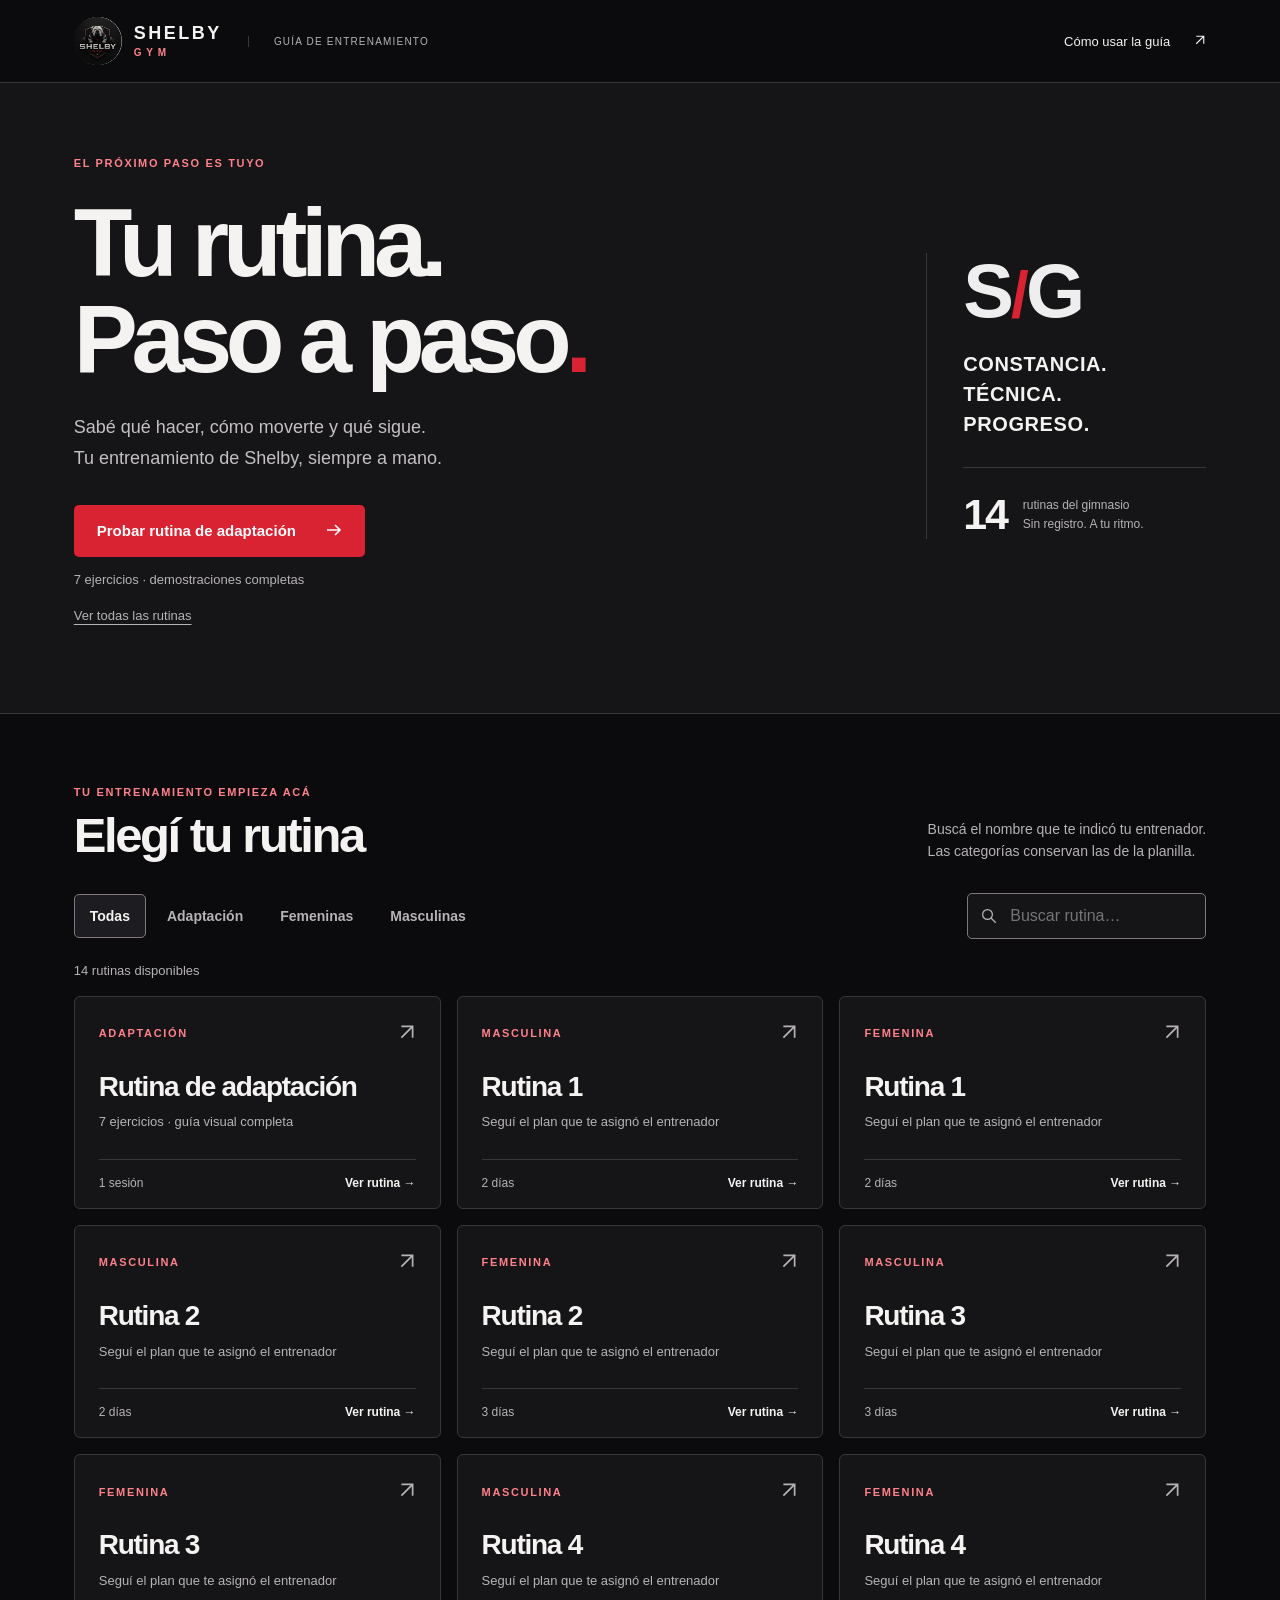
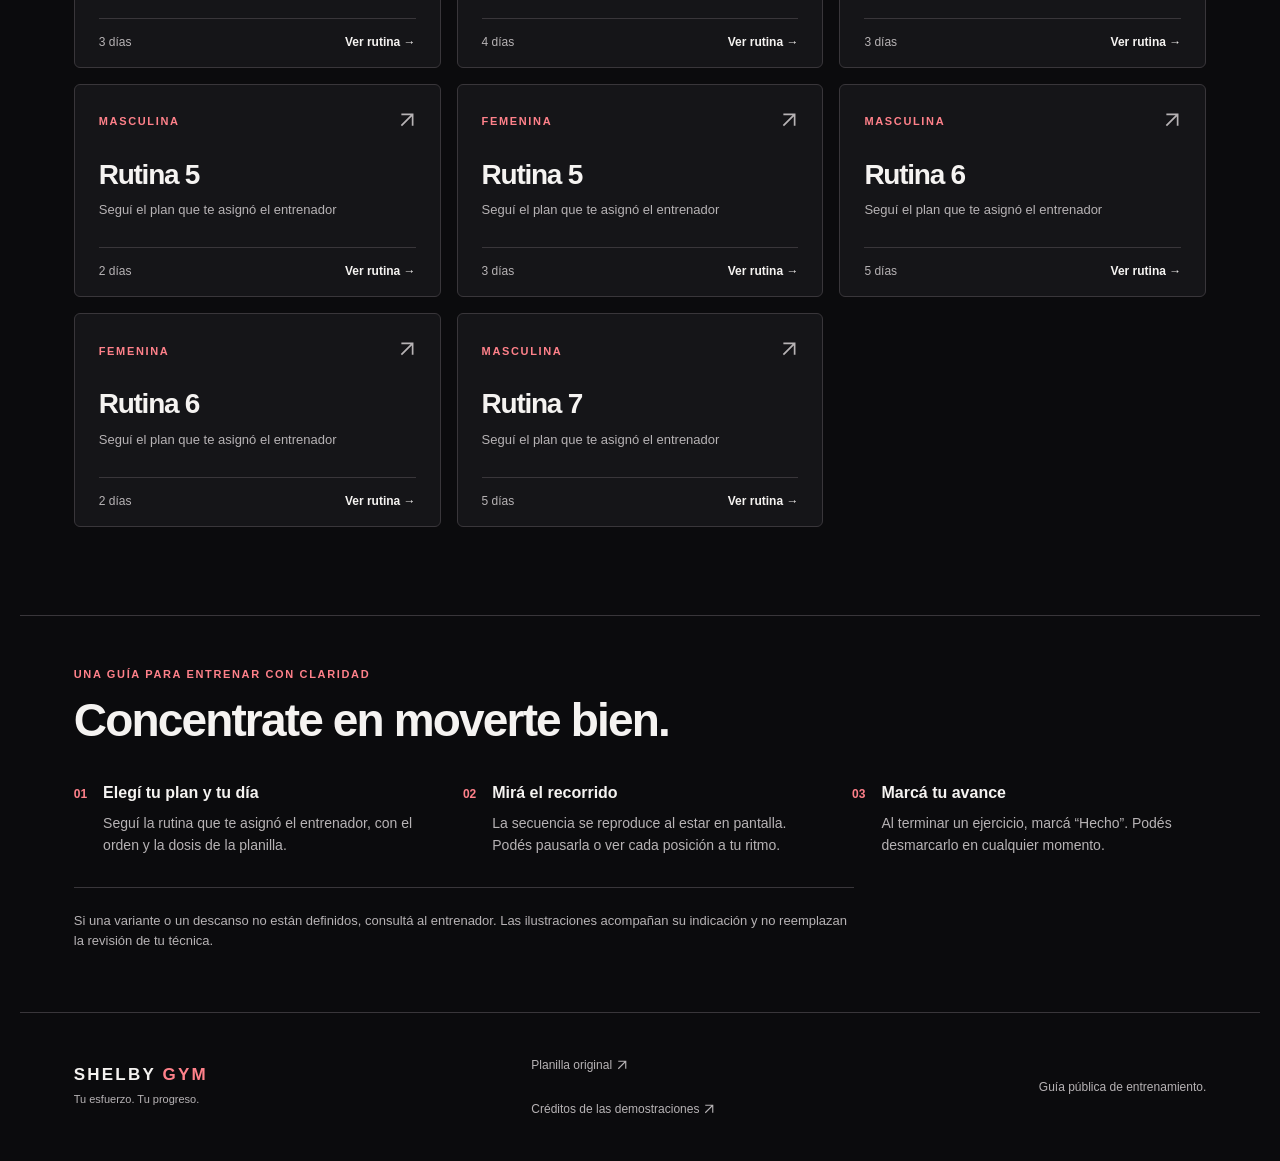
<file: index.html>
<!doctype html>
<html lang="es-AR">
<head>
  <meta charset="utf-8">
  <meta name="viewport" content="width=device-width,initial-scale=1,viewport-fit=cover">
  <meta name="theme-color" content="#0b0b0d">
  <meta name="description" content="Las rutinas de Shelby Gym, día por día. Consultá tus series, repeticiones y demostraciones visuales mientras entrenás.">
  <title>Rutinas · Shelby Gym</title>
  <link rel="stylesheet" href="style.css">
  <script type="module" src="app.js"></script>
</head>
<body>
  <a class="skip-link" href="#contenido">Ir al contenido</a>
  <header class="site-header"><div class="header-inner wrap">
    <a class="brand" href="?" data-route aria-label="Shelby Gym, todas las rutinas"><span class="brand-emblem" aria-hidden="true"><img src="images/shelby-reference.jpg" width="574" height="1280" alt=""></span><span class="brand-wordmark" translate="no">SHELBY<span>GYM</span></span></a>
    <span class="header-label">GUÍA DE ENTRENAMIENTO</span><a class="header-action" id="home-link" href="?" data-route hidden>Cambiar rutina</a>
    <a class="help-link" href="#como-usar">Cómo usar la guía <span aria-hidden="true"><svg class="external-icon" aria-hidden="true" width="12" height="12" viewBox="0 0 16 16" fill="none" stroke="currentColor" stroke-width="1.5"><path d="M3 13 13 3M3 3h10v10"/></svg></span></a>
  </div></header>
  <main id="contenido">
    <p id="loading" class="loading wrap" role="status">Cargando las rutinas…</p>
    <section id="load-error" class="wrap empty" role="alert" hidden><h1>No pudimos cargar las rutinas</h1><p>Revisá tu conexión y recargá la página.</p><button class="button" onclick="location.reload()">Volver a intentar</button><a class="text-button" href="source/RUTINAS.pdf">Abrir la planilla en PDF</a></section>
    <div id="catalog-view" hidden>
      <section class="hero"><div class="hero-inner wrap"><div><p class="eyebrow">EL PRÓXIMO PASO ES TUYO</p><h1>Tu rutina.<br>Paso a paso<span>.</span></h1><p class="hero-description">Sabé qué hacer, cómo moverte y qué sigue.<br> Tu entrenamiento de Shelby, siempre a mano.</p><a class="button" href="?rutina=rutina-de-adaptacion-para-hombres-y-mujeres&amp;dia=sesion" data-route>Probar rutina de adaptación <svg aria-hidden="true" width="16" height="18" viewBox="0 0 16 18" fill="none" stroke="currentColor" stroke-width="1.6"><path d="M1 8h13M9 3l5 5-5 5"/></svg></a><p class="small muted showcase-note">7 ejercicios · demostraciones completas</p><a class="showcase-catalog" href="#rutinas">Ver todas las rutinas</a></div><div class="hero-aside"><span class="hero-mark" aria-hidden="true">S<span>/</span>G</span><p>CONSTANCIA.<br>TÉCNICA.<br>PROGRESO.</p><div><strong>14</strong><span>rutinas del gimnasio<br>Sin registro. A tu ritmo.</span></div></div></div></section>
      <section class="catalog wrap" id="rutinas" aria-labelledby="catalog-title"><div class="section-heading"><div><p class="eyebrow">TU ENTRENAMIENTO EMPIEZA ACÁ</p><h2 id="catalog-title" tabindex="-1">Elegí tu rutina</h2></div><p>Buscá el nombre que te indicó tu entrenador.<br>Las categorías conservan las de la planilla.</p></div>
        <div class="catalog-tools"><div class="filters" role="group" aria-label="Filtrar rutinas"><button type="button" data-category="todas" aria-pressed="true">Todas</button><button type="button" data-category="adaptacion" aria-pressed="false">Adaptación</button><button type="button" data-category="femenina" aria-pressed="false">Femeninas</button><button type="button" data-category="masculina" aria-pressed="false">Masculinas</button></div><label class="search-label"><span class="sr-only">Buscar rutina por nombre o número</span><svg aria-hidden="true" width="18" height="18" viewBox="0 0 24 24" fill="none" stroke="currentColor" stroke-width="1.7"><circle cx="10" cy="10" r="6.5"/><path d="m15 15 6 6"/></svg><input id="routine-search" type="search" placeholder="Buscar rutina…" autocomplete="off"></label></div>
        <p class="catalog-count small muted" id="catalog-count" aria-live="polite"></p><div class="routine-grid" id="routine-grid"></div>
      </section>
    </div>
    <div id="workout-view" hidden></div>
    <section id="como-usar" class="how-to wrap" aria-labelledby="help-title"><p class="eyebrow">UNA GUÍA PARA ENTRENAR CON CLARIDAD</p><h2 id="help-title">Concentrate en moverte bien.</h2><ol><li><span>01</span><div><h3>Elegí tu plan y tu día</h3><p>Seguí la rutina que te asignó el entrenador, con el orden y la dosis de la planilla.</p></div></li><li><span>02</span><div><h3>Mirá el recorrido</h3><p>La secuencia se reproduce al estar en pantalla. Podés pausarla o ver cada posición a tu ritmo.</p></div></li><li><span>03</span><div><h3>Marcá tu avance</h3><p>Al terminar un ejercicio, marcá “Hecho”. Podés desmarcarlo en cualquier momento.</p></div></li></ol><p class="trainer-note">Si una variante o un descanso no están definidos, consultá al entrenador. Las ilustraciones acompañan su indicación y no reemplazan la revisión de tu técnica.</p></section>
    <noscript><section class="wrap empty"><h2>Consultá la planilla original</h2><p>Activá JavaScript para elegir rutina y reproducir las demostraciones, o abrí el documento.</p><a class="button" href="source/RUTINAS.pdf">Ver rutinas en PDF</a></section></noscript>
  </main>
  <footer class="site-footer wrap"><div class="footer-brand" translate="no">SHELBY <span>GYM</span><p>Tu esfuerzo. Tu progreso.</p></div><div><a href="source/RUTINAS.pdf">Planilla original <svg class="external-icon" aria-hidden="true" width="12" height="12" viewBox="0 0 16 16" fill="none" stroke="currentColor" stroke-width="1.5"><path d="M3 13 13 3M3 3h10v10"/></svg></a><a href="creditos.html">Créditos de las demostraciones <svg class="external-icon" aria-hidden="true" width="12" height="12" viewBox="0 0 16 16" fill="none" stroke="currentColor" stroke-width="1.5"><path d="M3 13 13 3M3 3h10v10"/></svg></a></div><p>Guía pública de entrenamiento.</p></footer>
</body>
</html>
</file>
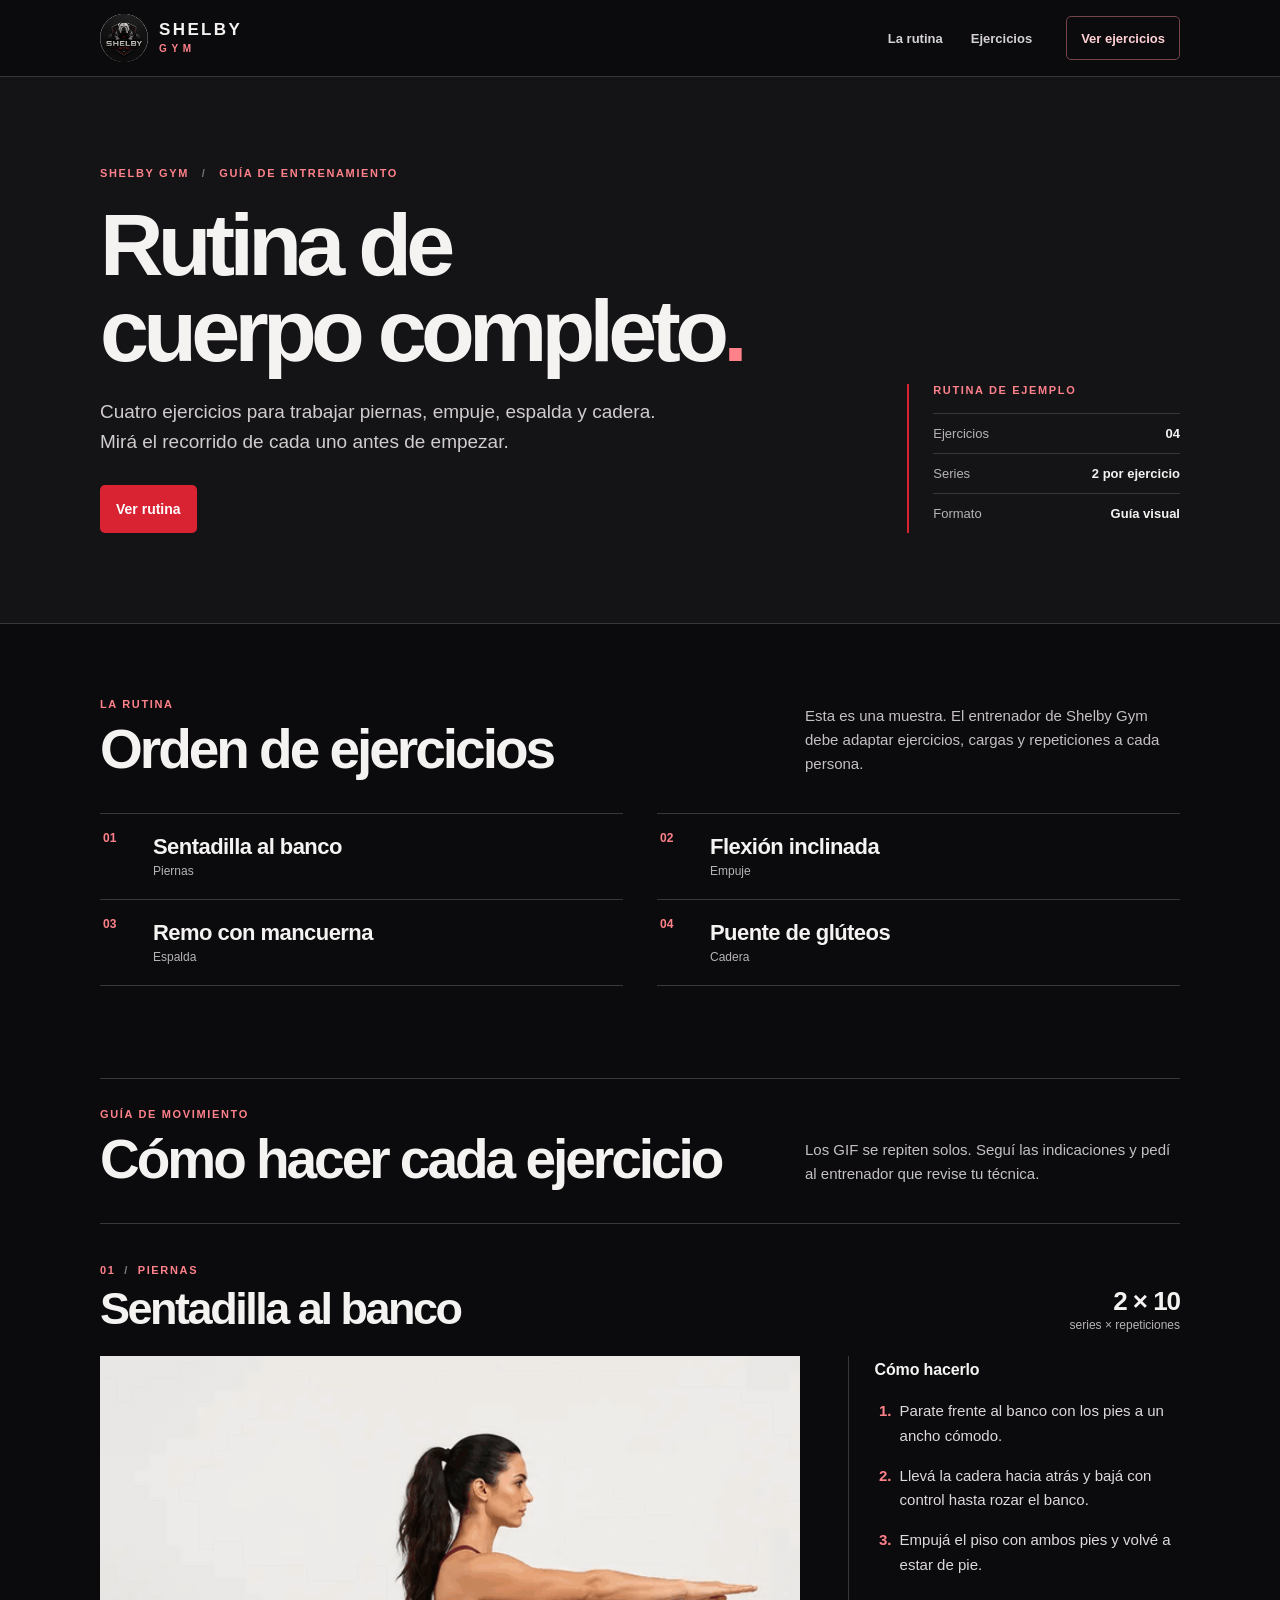
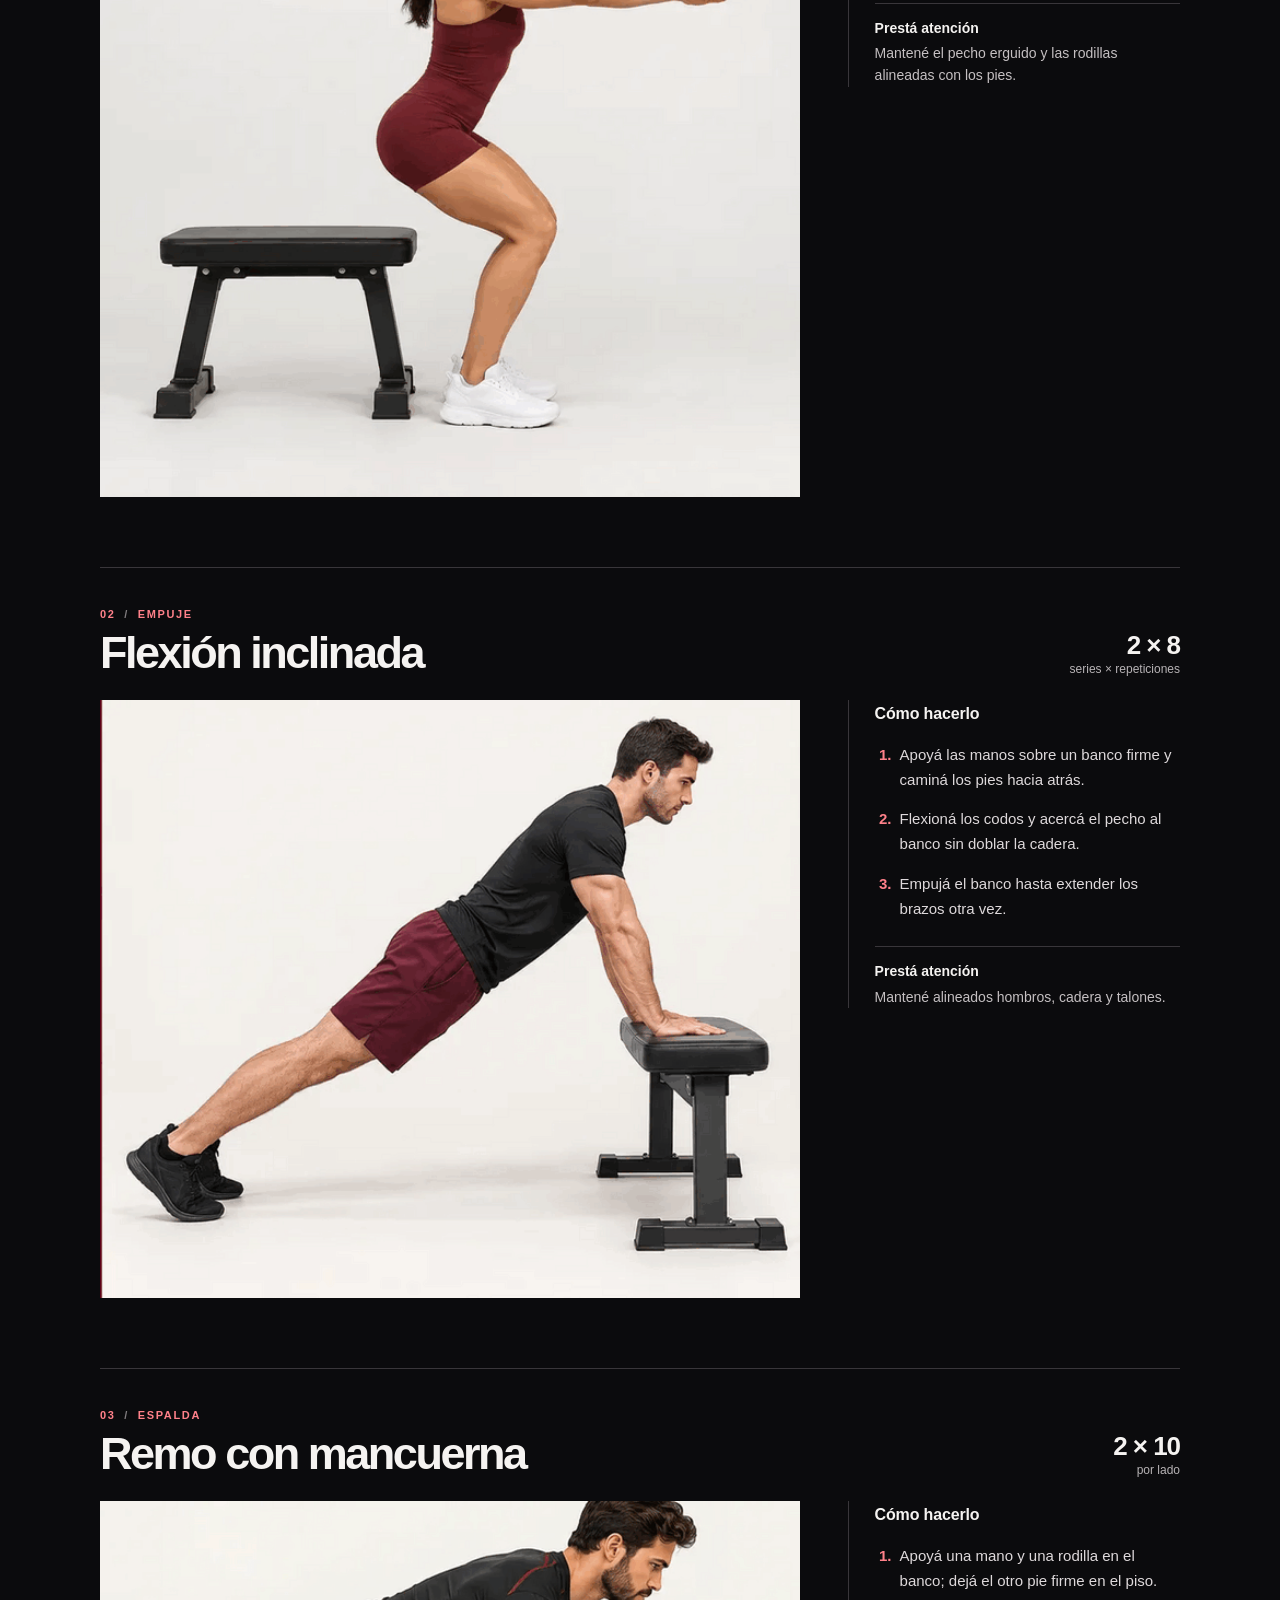
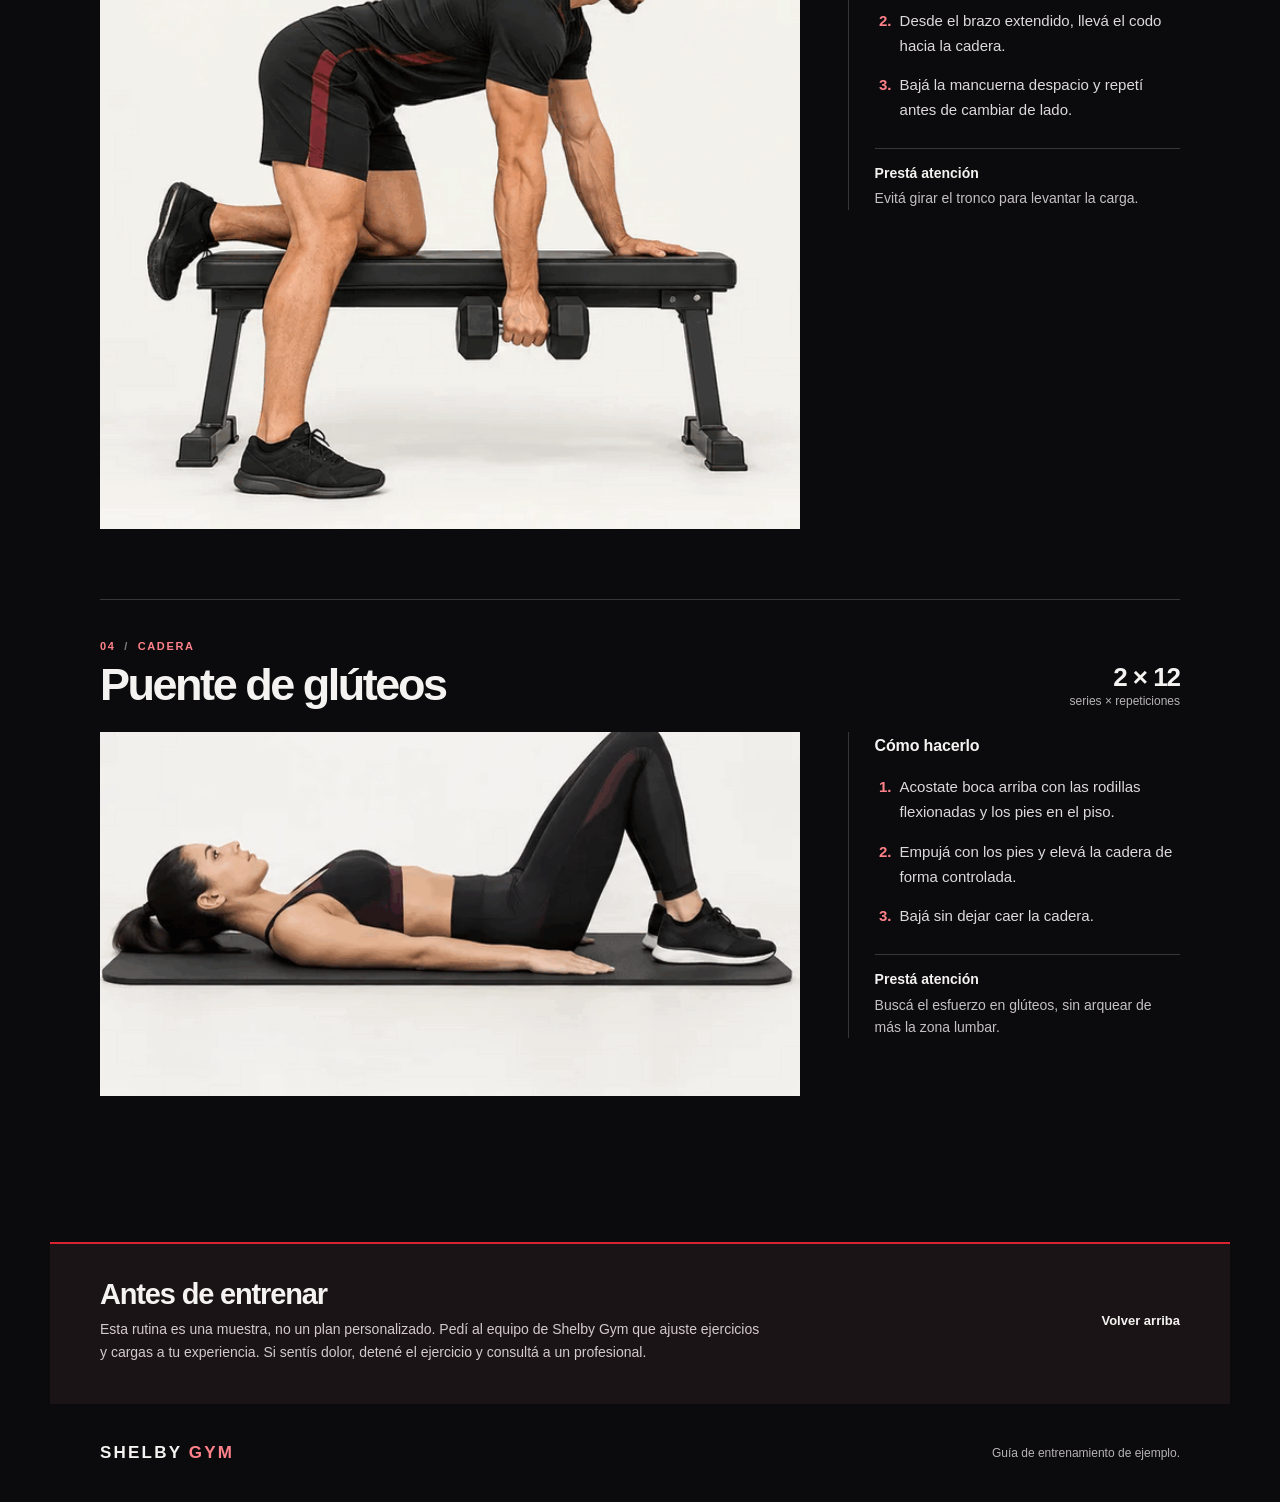
<file: docs/original/index.html>
<!doctype html>
<html lang="es-AR">
  <head>
    <meta charset="UTF-8" />
    <meta name="viewport" content="width=device-width, initial-scale=1" />
    <meta name="theme-color" content="#0b0b0d" />
    <meta name="description" content="Rutina de cuerpo completo de ejemplo de Shelby Gym: cuatro ejercicios con recorridos visuales para consultar en el gimnasio." />
    <title>Rutina de cuerpo completo | Shelby Gym</title>
    <link rel="stylesheet" href="style.css" />
  </head>
  <body>
    <a class="skip-link" href="#contenido">Ir al contenido</a>
    <header class="site-header">
      <div class="header-inner">
        <a class="brand" href="#inicio" aria-label="Shelby Gym, volver al inicio">
          <span class="brand-emblem" aria-hidden="true"><img src="../../public/images/shelby-reference.jpg" alt="" width="574" height="1280" /></span>
          <span class="brand-wordmark">SHELBY<span>GYM</span></span>
        </a>
        <nav aria-label="Navegación principal">
          <a href="#rutina">La rutina</a>
          <a href="#ejercicios">Ejercicios</a>
        </nav>
        <a class="header-action" href="#ejercicios">Ver ejercicios</a>
      </div>
    </header>

    <main id="contenido">
      <section class="hero" id="inicio" aria-labelledby="hero-title">
        <div class="hero-inner">
          <div class="hero-copy">
            <p class="eyebrow">SHELBY GYM <span aria-hidden="true">/</span> GUÍA DE ENTRENAMIENTO</p>
            <h1 id="hero-title">Rutina de<br />cuerpo completo<span>.</span></h1>
            <p>Cuatro ejercicios para trabajar piernas, empuje, espalda y cadera. Mirá el recorrido de cada uno antes de empezar.</p>
            <a class="primary-link" href="#rutina">Ver rutina</a>
          </div>
          <div class="hero-meta" aria-label="Resumen de la rutina">
            <p>RUTINA DE EJEMPLO</p>
            <dl>
              <div><dt>Ejercicios</dt><dd>04</dd></div>
              <div><dt>Series</dt><dd>2 por ejercicio</dd></div>
              <div><dt>Formato</dt><dd>Guía visual</dd></div>
            </dl>
          </div>
        </div>
      </section>

      <section class="routine section-wrap" id="rutina" aria-labelledby="routine-title">
        <div class="section-heading">
          <div><p class="section-label">LA RUTINA</p><h2 id="routine-title">Orden de ejercicios</h2></div>
          <p>Esta es una muestra. El entrenador de Shelby Gym debe adaptar ejercicios, cargas y repeticiones a cada persona.</p>
        </div>
        <nav aria-label="Ir a un ejercicio">
          <ol class="routine-index">
            <li><a href="#sentadilla"><span class="index-number">01</span><span><strong>Sentadilla al banco</strong><small>Piernas</small></span></a></li>
            <li><a href="#flexion"><span class="index-number">02</span><span><strong>Flexión inclinada</strong><small>Empuje</small></span></a></li>
            <li><a href="#remo"><span class="index-number">03</span><span><strong>Remo con mancuerna</strong><small>Espalda</small></span></a></li>
            <li><a href="#puente"><span class="index-number">04</span><span><strong>Puente de glúteos</strong><small>Cadera</small></span></a></li>
          </ol>
        </nav>
      </section>

      <section class="movements section-wrap" id="ejercicios" aria-labelledby="movements-title">
        <div class="section-heading movements-heading">
          <div><p class="section-label">GUÍA DE MOVIMIENTO</p><h2 id="movements-title">Cómo hacer cada ejercicio</h2></div>
          <p>Los GIF se repiten solos. Seguí las indicaciones y pedí al entrenador que revise tu técnica.</p>
        </div>
        <ol class="exercise-list">
          <li>
            <article class="exercise" id="sentadilla" aria-labelledby="sentadilla-title">
              <div class="exercise-heading">
                <div><p class="exercise-type">01 <span aria-hidden="true">/</span> PIERNAS</p><h3 id="sentadilla-title">Sentadilla al banco</h3></div>
                <p class="dose"><strong>2 × 10</strong><span>series × repeticiones</span></p>
              </div>
              <div class="exercise-layout">
                <picture class="motion-picture">
                  <source media="(prefers-reduced-motion: reduce)" srcset="../../public/images/sentadilla-banco-01.webp" type="image/webp" />
                  <img src="../../public/images/sentadilla-banco.gif" alt="Sentadilla al banco: de pie, media bajada, toque suave del banco y regreso" width="640" height="677" loading="lazy" />
                </picture>
                <div class="instructions"><h4>Cómo hacerlo</h4><ol><li>Parate frente al banco con los pies a un ancho cómodo.</li><li>Llevá la cadera hacia atrás y bajá con control hasta rozar el banco.</li><li>Empujá el piso con ambos pies y volvé a estar de pie.</li></ol><p class="cue"><strong>Prestá atención</strong> Mantené el pecho erguido y las rodillas alineadas con los pies.</p></div>
              </div>
            </article>
          </li>
          <li>
            <article class="exercise" id="flexion" aria-labelledby="flexion-title">
              <div class="exercise-heading">
                <div><p class="exercise-type">02 <span aria-hidden="true">/</span> EMPUJE</p><h3 id="flexion-title">Flexión inclinada</h3></div>
                <p class="dose"><strong>2 × 8</strong><span>series × repeticiones</span></p>
              </div>
              <div class="exercise-layout">
                <picture class="motion-picture">
                  <source media="(prefers-reduced-motion: reduce)" srcset="../../public/images/flexion-inclinada-01.webp" type="image/webp" />
                  <img src="../../public/images/flexion-inclinada.gif" alt="Flexión inclinada: brazos extendidos, bajada parcial, pecho cerca del banco y regreso" width="640" height="547" loading="lazy" />
                </picture>
                <div class="instructions"><h4>Cómo hacerlo</h4><ol><li>Apoyá las manos sobre un banco firme y caminá los pies hacia atrás.</li><li>Flexioná los codos y acercá el pecho al banco sin doblar la cadera.</li><li>Empujá el banco hasta extender los brazos otra vez.</li></ol><p class="cue"><strong>Prestá atención</strong> Mantené alineados hombros, cadera y talones.</p></div>
              </div>
            </article>
          </li>
          <li>
            <article class="exercise" id="remo" aria-labelledby="remo-title">
              <div class="exercise-heading">
                <div><p class="exercise-type">03 <span aria-hidden="true">/</span> ESPALDA</p><h3 id="remo-title">Remo con mancuerna</h3></div>
                <p class="dose"><strong>2 × 10</strong><span>por lado</span></p>
              </div>
              <div class="exercise-layout">
                <picture class="motion-picture">
                  <source media="(prefers-reduced-motion: reduce)" srcset="../../public/images/remo-mancuerna-01.webp" type="image/webp" />
                  <img src="../../public/images/remo-mancuerna.gif" alt="Remo con mancuerna: peso abajo, subida parcial, peso cerca de la cadera y regreso" width="640" height="574" loading="lazy" />
                </picture>
                <div class="instructions"><h4>Cómo hacerlo</h4><ol><li>Apoyá una mano y una rodilla en el banco; dejá el otro pie firme en el piso.</li><li>Desde el brazo extendido, llevá el codo hacia la cadera.</li><li>Bajá la mancuerna despacio y repetí antes de cambiar de lado.</li></ol><p class="cue"><strong>Prestá atención</strong> Evitá girar el tronco para levantar la carga.</p></div>
              </div>
            </article>
          </li>
          <li>
            <article class="exercise" id="puente" aria-labelledby="puente-title">
              <div class="exercise-heading">
                <div><p class="exercise-type">04 <span aria-hidden="true">/</span> CADERA</p><h3 id="puente-title">Puente de glúteos</h3></div>
                <p class="dose"><strong>2 × 12</strong><span>series × repeticiones</span></p>
              </div>
              <div class="exercise-layout">
                <picture class="motion-picture">
                  <source media="(prefers-reduced-motion: reduce)" srcset="../../public/images/puente-gluteos-01.webp" type="image/webp" />
                  <img src="../../public/images/puente-gluteos.gif" alt="Puente de glúteos: cadera apoyada, media elevación, cadera elevada y regreso" width="640" height="332" loading="lazy" />
                </picture>
                <div class="instructions"><h4>Cómo hacerlo</h4><ol><li>Acostate boca arriba con las rodillas flexionadas y los pies en el piso.</li><li>Empujá con los pies y elevá la cadera de forma controlada.</li><li>Bajá sin dejar caer la cadera.</li></ol><p class="cue"><strong>Prestá atención</strong> Buscá el esfuerzo en glúteos, sin arquear de más la zona lumbar.</p></div>
              </div>
            </article>
          </li>
        </ol>
      </section>

      <aside class="closing-note section-wrap" aria-labelledby="closing-title">
        <div><h2 id="closing-title">Antes de entrenar</h2><p>Esta rutina es una muestra, no un plan personalizado. Pedí al equipo de Shelby Gym que ajuste ejercicios y cargas a tu experiencia. Si sentís dolor, detené el ejercicio y consultá a un profesional.</p></div>
        <a href="#inicio">Volver arriba</a>
      </aside>
    </main>
    <footer class="site-footer section-wrap"><span>SHELBY <b>GYM</b></span><p>Guía de entrenamiento de ejemplo.</p></footer>
  </body>
</html>
</file>
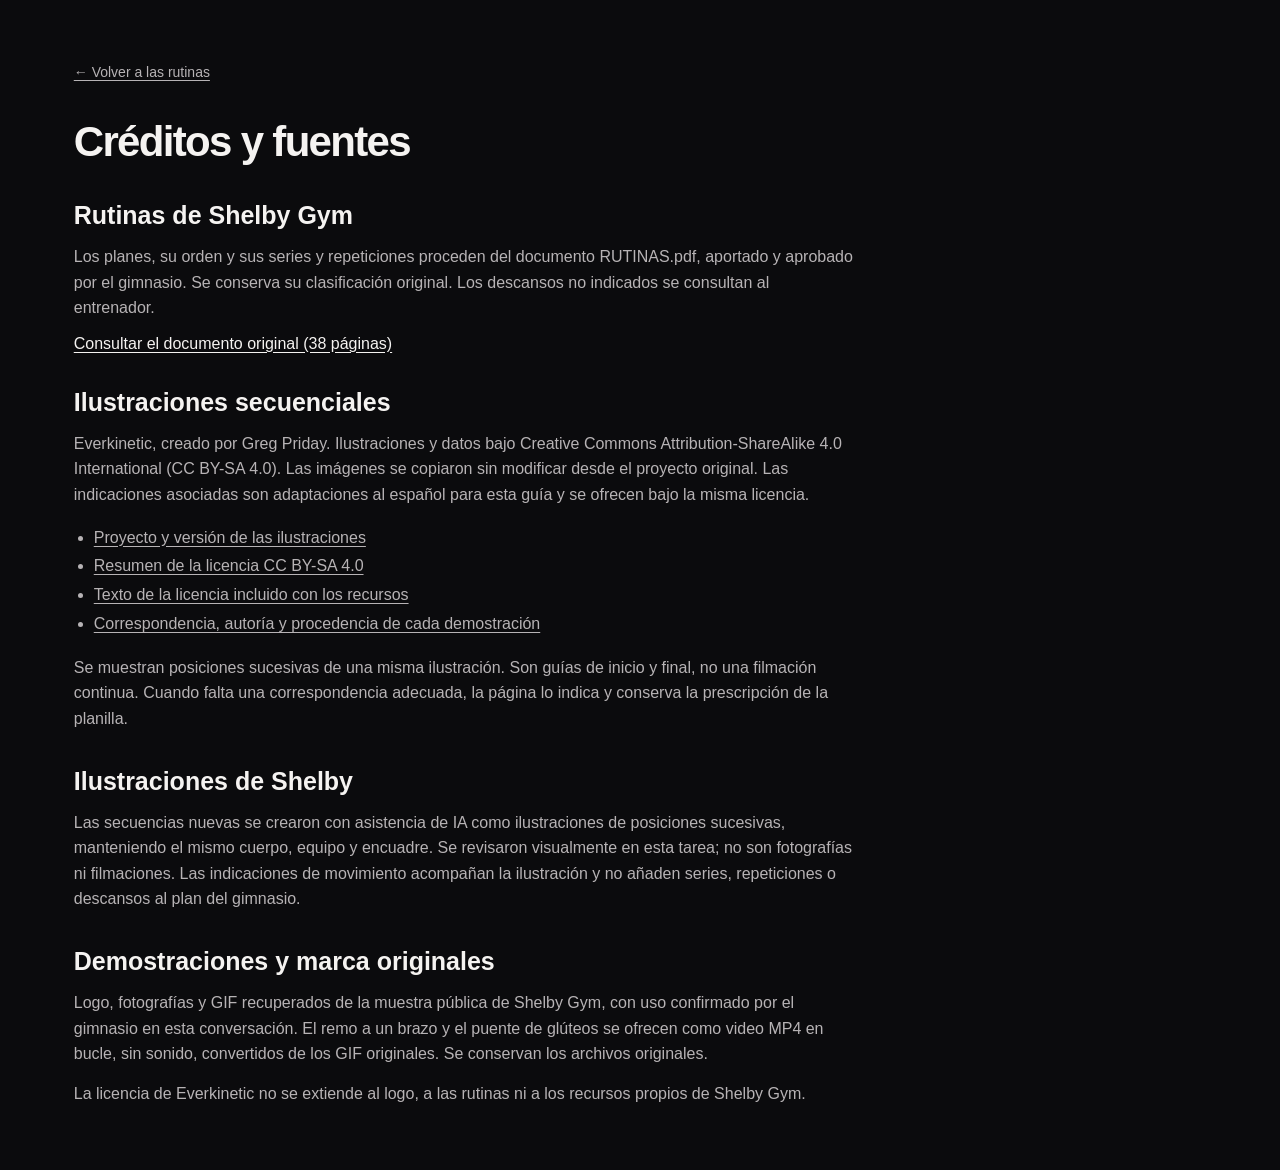
<file: creditos.html>
<!doctype html><html lang="es-AR"><head><meta charset="utf-8"><meta name="viewport" content="width=device-width,initial-scale=1"><meta name="theme-color" content="#0b0b0d"><title>Créditos de las demostraciones · Shelby Gym</title><link rel="stylesheet" href="style.css"></head><body><main class="wrap credit-content"><a class="back-link" href="./">← Volver a las rutinas</a><h1>Créditos y fuentes</h1><h2>Rutinas de Shelby Gym</h2><p>Los planes, su orden y sus series y repeticiones proceden del documento RUTINAS.pdf, aportado y aprobado por el gimnasio. Se conserva su clasificación original. Los descansos no indicados se consultan al entrenador.</p><a href="source/RUTINAS.pdf">Consultar el documento original (38 páginas)</a><h2>Ilustraciones secuenciales</h2><p>Everkinetic, creado por Greg Priday. Ilustraciones y datos bajo Creative Commons Attribution-ShareAlike 4.0 International (CC BY-SA 4.0). Las imágenes se copiaron sin modificar desde el proyecto original. Las indicaciones asociadas son adaptaciones al español para esta guía y se ofrecen bajo la misma licencia.</p><ul><li><a href="https://github.com/everkinetic/data/tree/446bb9a3d0c3beb6b84f7c9d77dfc8af707a2ab6">Proyecto y versión de las ilustraciones</a></li><li><a href="https://creativecommons.org/licenses/by-sa/4.0/">Resumen de la licencia CC BY-SA 4.0</a></li><li><a href="licenses/everkinetic-CC-BY-SA-4.0.txt">Texto de la licencia incluido con los recursos</a></li><li><a href="data/movements.json">Correspondencia, autoría y procedencia de cada demostración</a></li></ul><p>Se muestran posiciones sucesivas de una misma ilustración. Son guías de inicio y final, no una filmación continua. Cuando falta una correspondencia adecuada, la página lo indica y conserva la prescripción de la planilla.</p><h2 id="ilustraciones-shelby">Ilustraciones de Shelby</h2><p>Las secuencias nuevas se crearon con asistencia de IA como ilustraciones de posiciones sucesivas, manteniendo el mismo cuerpo, equipo y encuadre. Se revisaron visualmente en esta tarea; no son fotografías ni filmaciones. Las indicaciones de movimiento acompañan la ilustración y no añaden series, repeticiones o descansos al plan del gimnasio.</p><h2>Demostraciones y marca originales</h2><p>Logo, fotografías y GIF recuperados de la muestra pública de Shelby Gym, con uso confirmado por el gimnasio en esta conversación. El remo a un brazo y el puente de glúteos se ofrecen como video MP4 en bucle, sin sonido, convertidos de los GIF originales. Se conservan los archivos originales.</p><p>La licencia de Everkinetic no se extiende al logo, a las rutinas ni a los recursos propios de Shelby Gym.</p></main></body></html>
</file>
<file: style.css>
:root{color-scheme:dark;font-family:-apple-system,BlinkMacSystemFont,"Segoe UI",sans-serif;font-synthesis:none;--bg:#0b0b0d;--surface:#151518;--raised:#1d1d21;--ink:#f5f3f1;--muted:#b7b3b5;--red:#d92332;--accent:#ff818a;--line:#39363a;--ease:cubic-bezier(.23,1,.32,1)}
*{box-sizing:border-box}html{scroll-padding-top:24px}body{margin:0;background:var(--bg);color:var(--ink);min-width:320px}button,input,select{font:inherit}button,a,input,select{touch-action:manipulation}button,a{-webkit-tap-highlight-color:transparent}button,select{cursor:pointer}button{color:inherit}a{color:inherit;text-decoration:none}img,video{max-width:100%}h1,h2,h3,h4,p,figure{margin:0}h1,h2,h3{text-wrap:balance}p{line-height:1.6}button{border:0}a,button{transition:color 150ms ease,background-color 150ms ease,border-color 150ms ease}button:disabled{cursor:default;opacity:.6}a:focus-visible,button:focus-visible,input:focus-visible,select:focus-visible,summary:focus-visible{outline:2px solid var(--accent);outline-offset:4px}h1[tabindex],h2[tabindex]{scroll-margin-top:28px;outline:0}[hidden]{display:none!important}::selection{background:var(--red);color:white}.wrap{width:min(100%,1240px);padding-inline:clamp(20px,4.2vw,56px);margin-inline:auto}.small{font-size:13px}.muted{color:var(--muted)}.sr-only{position:absolute;width:1px;height:1px;padding:0;margin:-1px;overflow:hidden;clip:rect(0,0,0,0);white-space:nowrap;border:0}.skip-link{position:fixed;top:8px;left:8px;z-index:50;padding:14px;background:var(--ink);color:var(--bg);transform:translateY(-160%)}.skip-link:focus{transform:none}.eyebrow{font-size:11px;font-weight:750;letter-spacing:.15em;color:var(--accent);line-height:1.5}.button{display:inline-flex;align-items:center;justify-content:space-between;gap:30px;padding:16px 23px;min-height:52px;border-radius:5px;background:var(--red);color:#fff;font-size:15px;font-weight:750}.text-button{display:inline-flex;align-items:center;min-height:44px;background:transparent;color:var(--muted);font-size:13px;padding:8px 10px;border:1px solid var(--line);border-radius:5px}.site-header{border-bottom:1px solid var(--line)}.header-inner{display:flex;align-items:center;gap:26px;min-height:82px}.brand{display:inline-flex;gap:12px;align-items:center;flex-shrink:0}.brand-emblem{display:block;width:48px;height:48px;overflow:hidden;position:relative;border-radius:50%;background:#111}.brand-emblem img{position:absolute;top:-118.73%;left:-25.59%;width:151.45%;height:auto;max-width:none}.brand-wordmark{font-size:18px;font-weight:900;letter-spacing:.14em;line-height:1;display:flex;flex-direction:column;gap:6px}.brand-wordmark>span{font-size:10px;letter-spacing:.48em;color:var(--accent)}.header-label{font-size:10px;letter-spacing:.12em;color:var(--muted);border-left:1px solid var(--line);padding-left:25px}.help-link{margin-left:auto;font-size:13px;display:flex;align-items:center;gap:20px;min-height:44px}.header-action{font-size:13px;min-height:44px;display:flex;align-items:center;color:var(--accent);margin-left:auto}.header-action:not([hidden])+.help-link{margin-left:0}.hero{background:var(--surface);border-bottom:1px solid var(--line)}.hero-inner{display:grid;grid-template-columns:minmax(0,1fr) 280px;gap:60px;align-items:center;padding-block:72px 76px}.hero .eyebrow{margin-bottom:23px}.hero h1{font-size:clamp(54px,7.7vw,96px);font-weight:800;letter-spacing:-.065em;line-height:1.01}.hero h1>span{color:var(--red)}.hero-description{color:#c5c0c2;margin-top:24px;font-size:18px;line-height:1.7}.hero .button{margin-top:31px}.hero-aside{border-left:1px solid var(--line);padding-left:36px}.hero-mark{font-weight:900;font-size:76px;letter-spacing:-.09em;line-height:1;color:#eee}.hero-mark>span{color:var(--red);font-size:64px;margin-inline:4px}.hero-aside>p{font-size:20px;font-weight:750;letter-spacing:.03em;line-height:1.5;margin-block:20px 28px}.hero-aside>div{display:flex;align-items:center;gap:16px;border-top:1px solid var(--line);padding-top:22px}.hero-aside strong{font-size:43px;letter-spacing:-.05em}.hero-aside>div>span{font-size:12px;color:var(--muted);line-height:1.6}.catalog{padding-block:70px 88px}.section-heading{display:flex;justify-content:space-between;align-items:end;gap:30px;margin-bottom:30px}.section-heading h2{font-size:clamp(34px,4vw,49px);line-height:1.1;letter-spacing:-.05em;margin-top:8px}.section-heading>p{font-size:14px;color:var(--muted);max-width:370px}.catalog-tools{display:flex;align-items:center;justify-content:space-between;gap:20px}.filters{display:flex;gap:5px;flex-wrap:wrap}.filters button{background:transparent;padding:11px 15px;border:1px solid transparent;border-radius:5px;min-height:44px;font-size:14px;color:var(--muted);font-weight:650}.filters button[aria-pressed=true]{color:var(--ink);background:var(--raised);border-color:#5d575d}.search-label{display:flex;align-items:center;gap:10px;padding:0 12px;background:var(--surface);border:1px solid #5d575d;border-radius:5px;color:var(--muted)}.search-label input{width:185px;min-height:44px;font-size:16px;color:var(--ink);background:transparent;border:0;min-width:0}.search-label:focus-within{outline:2px solid var(--accent);outline-offset:2px}.search-label input:focus-visible{outline:0}.catalog-count{margin-block:22px 14px}.routine-grid{display:grid;grid-template-columns:repeat(3,minmax(0,1fr));gap:16px}.routine-card{display:flex;flex-direction:column;min-width:0;padding:23px 24px 18px;border:1px solid var(--line);background:var(--surface);border-radius:6px}.card-top{display:flex;align-items:center;justify-content:space-between;gap:12px}.category{font-size:10px;letter-spacing:.15em;font-weight:750;color:var(--accent)}.arrow{font-size:23px;color:var(--muted)}.routine-card h3{font-size:28px;font-weight:750;letter-spacing:-.045em;line-height:1.2;margin-top:23px}.routine-card p{font-size:13px;color:var(--muted);margin-top:9px;margin-bottom:26px}.card-bottom{display:flex;justify-content:space-between;gap:10px;padding-top:16px;border-top:1px solid var(--line);font-size:12px;margin-top:auto}.card-bottom>span:first-child{color:var(--muted)}.card-bottom>span:last-child{font-weight:650}.workout-heading{padding-top:25px}.back-link{display:inline-flex;align-items:center;min-height:44px;font-size:14px;color:var(--muted);margin-bottom:24px}.workout-heading h1{font-size:clamp(38px,5.4vw,64px);line-height:1.08;letter-spacing:-.06em;margin-top:10px}.intro{font-size:16px;color:var(--muted);margin-top:16px;max-width:620px}.routine-switch{display:flex;align-items:center;gap:15px;margin-block:24px 30px;font-size:13px;color:var(--muted)}select{background:var(--raised);color:var(--ink);padding:12px 35px 12px 12px;min-height:46px;border:1px solid #615a60;border-radius:5px;font-size:16px;max-width:100%}.day-tabs{display:flex;gap:8px;overflow-x:auto;padding-block:4px 20px;scrollbar-width:thin}.day-tabs a{flex:1;min-width:118px;border:1px solid var(--line);border-radius:5px;padding:14px 18px;font-size:17px;font-weight:750;background:var(--surface)}.day-tabs a>span{display:block;color:var(--muted);font-size:12px;font-weight:400;margin-top:5px}.day-tabs a[aria-current=page]{border-color:var(--red);box-shadow:inset 0 -3px var(--red);background:#251619}.day-tabs a[aria-current=page]>span{color:#f4c7cb}.session{padding-block:25px 65px}.session-heading{display:flex;justify-content:space-between;align-items:center;gap:25px;margin-bottom:25px}.session-heading h2{font-size:clamp(25px,3vw,36px);letter-spacing:-.04em;line-height:1.2;margin-top:9px;max-width:740px}.source-link{font-size:13px;white-space:nowrap;min-height:44px;display:flex;flex-direction:column;justify-content:center;color:var(--ink)}.source-link span{font-size:11px;color:var(--muted);margin-top:3px}.warmup{border:1px solid var(--line);border-left:3px solid var(--red);background:var(--surface);padding:0 20px;border-radius:4px}.warmup summary{list-style:none;cursor:pointer;display:flex;justify-content:space-between;align-items:center;gap:15px;min-height:64px;font-size:15px;font-weight:650}.warmup summary::-webkit-details-marker{display:none}.warmup-icon{color:var(--accent);margin-right:13px}.warmup-time{color:var(--muted);font-size:13px;white-space:nowrap}.warmup-time>span{margin-left:20px;color:var(--ink)}.warmup[open] .warmup-time>span{display:none}.warmup>p{padding-bottom:16px;font-size:15px}.warmup>.small{font-size:12px}.session-tools{display:flex;justify-content:space-between;align-items:center;gap:24px;margin-block:28px}.session-tools>div:first-child{flex:1;max-width:430px;min-width:0}.progress-label{font-size:14px;font-weight:650}progress{width:100%;height:6px;border:0;display:block;margin-block:12px;border-radius:3px;overflow:hidden;background:var(--line);accent-color:var(--red)}progress::-webkit-progress-bar{background:var(--line)}progress::-webkit-progress-value{background:var(--red)}progress::-moz-progress-bar{background:var(--red)}.session-actions{display:flex;gap:8px;flex-wrap:wrap;justify-content:end}.exercise-index{margin-block:28px 45px}.exercise-index ol{display:grid;grid-template-columns:repeat(2,minmax(0,1fr));gap:0 28px;list-style:none;margin:0;padding:0}.exercise-index a{display:flex;gap:15px;align-items:center;padding:12px 2px;min-height:48px;border-bottom:1px solid var(--line);font-size:13px}.exercise-index a>span{font-variant-numeric:tabular-nums;color:var(--accent);font-size:11px}.exercise-list{list-style:none;padding:0;margin:0}.exercise{border-top:1px solid var(--line);padding-block:32px 50px;scroll-margin-top:24px}.exercise-heading{display:flex;justify-content:space-between;align-items:start;gap:22px;margin-bottom:20px}.exercise-name{display:flex;align-items:start;gap:20px;min-width:0}.exercise-name .number{font-size:35px;letter-spacing:-.05em;color:var(--accent);font-weight:750;line-height:1;font-variant-numeric:tabular-nums;margin-top:3px}.exercise-heading .eyebrow{font-size:9px;letter-spacing:.1em}.exercise-heading h3{font-size:clamp(23px,2.7vw,32px);letter-spacing:-.04em;line-height:1.16;margin-top:8px}.done-control{display:flex;gap:10px;align-items:center;min-height:48px;padding:9px 12px;border:1px solid #686069;border-radius:5px;cursor:pointer;font-size:13px;flex:none}.done-control input{width:22px;height:22px;accent-color:var(--red);margin:0;cursor:pointer}.is-done .done-control{color:var(--accent);border-color:var(--accent)}.dose-strip{display:flex;align-items:stretch;background:var(--surface);border:1px solid var(--line);border-radius:5px;margin-bottom:24px}.dose-strip>div{flex:1;padding:14px 20px;min-width:0}.dose-strip>div+div{border-left:1px solid var(--line)}.dose-strip span{display:block;font-size:11px;color:var(--muted);margin-bottom:5px}.dose-strip strong{font-size:27px;letter-spacing:-.03em;font-variant-numeric:tabular-nums;line-height:1.3;overflow-wrap:anywhere}.dose-strip .rest strong{font-size:18px;letter-spacing:-.02em}.rest small{display:block;font-size:10px;color:var(--muted);margin-top:4px;line-height:1.5}.dose-strip>.complex-dose{flex:2}.complex-dose strong{font-size:21px;letter-spacing:-.02em}.exercise-layout{display:grid;grid-template-columns:minmax(0,1fr) minmax(0,.8fr);gap:36px;align-items:start}.demonstration{min-width:0;border:1px solid var(--line);border-radius:5px;overflow:hidden;background:var(--surface)}.visual-stage{height:330px;background:#fff;display:flex;align-items:center;justify-content:center;padding:20px}.visual-stage img,.visual-stage video{width:100%;height:100%;object-fit:contain;display:block}.demonstration figcaption{display:flex;align-items:center;justify-content:space-between;gap:10px;padding:10px 14px;min-height:62px;flex-wrap:wrap}.phase{font-size:11px;color:var(--muted);font-variant-numeric:tabular-nums}.player-controls{display:flex;gap:4px}.player-controls button{min-height:44px;padding:8px 11px;background:var(--raised);border:1px solid #625b63;border-radius:4px;font-size:12px}.player-controls .play-toggle{color:var(--ink);min-width:88px}.player-controls .step-forward{background:transparent;color:var(--muted)}.media-error{padding:12px 15px;color:var(--accent);font-size:13px}.instructions{padding-top:3px;min-width:0}.instructions h4{font-size:17px;margin-bottom:6px}.movement-title{font-size:12px;color:var(--muted);margin-bottom:20px}.instructions ol{padding-left:21px;margin:0;font-size:15px;line-height:1.7;color:#ded9db}.instructions li{padding-left:4px;margin-bottom:17px}.instructions li::marker{color:var(--accent);font-weight:700}.cue{font-size:13px;color:var(--muted);padding-top:16px;border-top:1px solid var(--line);margin-top:22px}.cue strong{color:var(--ink);display:block;margin-bottom:4px}.attribution{margin-top:18px;color:#aaa4ab;font-size:11px}.attribution a{text-decoration:underline;text-underline-offset:3px;display:inline-flex;align-items:center;min-height:44px}.part-label{display:block;font-size:12px;color:var(--muted);margin-bottom:23px}.part-label select{width:100%;display:block;margin-top:8px;font-size:14px}.source-details{margin-top:22px;font-size:12px;color:var(--muted)}.source-details summary{cursor:pointer;min-height:44px;align-content:center}.source-details p{padding:10px 0}.source-details a{display:inline-flex;align-items:center;min-height:44px;text-decoration:underline;text-underline-offset:3px}.pending-media{display:flex;gap:20px;padding:24px;background:var(--surface);border:1px dashed #645c65;border-radius:5px}.pending-icon{color:var(--accent);font-size:28px}.pending-media h4{font-size:16px;margin-bottom:8px}.pending-media p{font-size:14px;color:var(--muted);max-width:740px}.pending-media p+p{margin-top:8px}.session-end{display:flex;align-items:center;justify-content:space-between;gap:24px;padding-top:28px;border-top:2px solid var(--red)}.session-end p{font-size:16px;max-width:420px}.how-to{padding-block:50px 60px;border-top:1px solid var(--line)}.how-to h2{font-size:clamp(29px,4vw,46px);letter-spacing:-.04em;line-height:1.15;margin-top:12px;max-width:620px}.how-to ol{display:grid;grid-template-columns:repeat(3,minmax(0,1fr));gap:35px;list-style:none;margin:36px 0 0;padding:0}.how-to li{display:flex;gap:16px}.how-to li>span{color:var(--accent);font-size:12px;font-weight:700;padding-top:4px}.how-to h3{font-size:16px;margin-bottom:8px;line-height:1.3}.how-to li p{font-size:14px;color:var(--muted)}.trainer-note{max-width:780px;padding-top:23px;margin-top:30px;border-top:1px solid var(--line);color:var(--muted);font-size:13px}.site-footer{display:flex;justify-content:space-between;gap:25px;align-items:center;padding-block:30px calc(30px + env(safe-area-inset-bottom));border-top:1px solid var(--line);font-size:12px;color:var(--muted)}.footer-brand{font-size:17px;letter-spacing:.13em;font-weight:900;color:var(--ink);white-space:nowrap}.footer-brand>span{color:var(--accent)}.footer-brand>p{font-size:11px;color:var(--muted);font-weight:400;letter-spacing:normal;margin-top:6px}.site-footer>div:nth-child(2){display:flex;flex-direction:column}.site-footer a{display:inline-flex;align-items:center;min-height:44px}.empty{padding-block:60px;grid-column:1/-1}.empty h1,.empty h3{margin-bottom:14px}.empty .button,.empty .text-button{margin-top:20px}.loading{padding-block:60px}.credit-content{padding-block:50px}.credit-content h1{font-size:42px;letter-spacing:-.04em;margin-bottom:25px}.credit-content h2{font-size:25px;margin-block:35px 14px}.credit-content p{max-width:780px;color:var(--muted);margin-bottom:14px}.credit-content a{text-decoration:underline;text-underline-offset:3px}.credit-content ul{line-height:1.8;padding-left:20px;color:var(--muted)}
@media(hover:hover) and (pointer:fine){.routine-card:hover{border-color:#a15b64;background:#1d181b}.routine-card:hover .arrow{color:var(--accent)}a:hover,.text-button:hover{color:var(--accent)}.button:hover{color:#fff;background:#b91f2c}.filters button:hover{color:var(--ink);background:var(--raised)}.player-controls button:hover{background:#302a30}.day-tabs a:hover{border-color:var(--accent)}}
@media(max-width:1000px){.header-label{display:none}.hero-inner{grid-template-columns:minmax(0,1fr) 220px;gap:30px}.hero-aside{padding-left:26px}.hero-aside>p{font-size:18px}.routine-grid{grid-template-columns:repeat(2,minmax(0,1fr))}.exercise-layout{gap:25px}.visual-stage{height:310px}.session-tools{align-items:start;flex-direction:column}.session-tools>div:first-child{width:100%;max-width:none}.session-actions{justify-content:start}.catalog-tools{align-items:start;flex-direction:column}.search-label,.search-label input{width:100%}.how-to ol{gap:24px}}
@media(max-width:700px){.header-inner{min-height:72px;gap:15px}.brand-emblem{width:42px;height:42px}.brand-wordmark{font-size:15px}.brand-wordmark>span{font-size:9px}.help-link{font-size:12px;gap:8px}.header-action{font-size:12px}.header-action:not([hidden])+.help-link{display:none}.hero-inner{grid-template-columns:1fr;padding-block:48px 42px;gap:35px}.hero h1{font-size:clamp(54px,11vw,76px)}.hero-description{font-size:16px}.hero-aside{border-left:0;border-top:1px solid var(--line);padding:23px 0 0;display:flex;justify-content:space-between;align-items:center;gap:24px}.hero-mark{display:none}.hero-aside>p{font-size:11px;line-height:1.8;margin:0}.hero-aside>div{border:0;padding:0}.hero-aside strong{font-size:36px}.hero-aside>div>span{font-size:11px}.hero .button{width:100%;max-width:330px}.catalog{padding-block:45px 55px}.section-heading{display:block}.section-heading>p{margin-top:15px;font-size:13px}.routine-card{padding:19px 18px 16px}.routine-card h3{font-size:26px;margin-top:18px}.routine-card p{font-size:12px}.filters{gap:3px;justify-content:space-between;width:100%;flex-wrap:nowrap}.filters button{font-size:12px;padding:10px 11px}.workout-heading{padding-top:16px}.back-link{margin-bottom:20px}.workout-heading h1{font-size:39px}.routine-switch{align-items:start;flex-direction:column;gap:8px}.routine-switch select{width:100%}.day-tabs a{padding:12px 16px;min-width:105px;font-size:16px}.day-tabs{padding-bottom:16px}.session{padding-top:18px}.session-heading{align-items:start;gap:20px}.session-heading h2{font-size:26px}.source-link{font-size:11px;min-width:65px}.source-link span{font-size:10px}.warmup{padding-inline:15px}.warmup summary{font-size:14px}.warmup-icon{margin-right:8px}.warmup-time>span{margin-left:12px}.exercise-index ol{grid-template-columns:1fr}.exercise-index{margin-block:25px 35px}.exercise-layout{grid-template-columns:1fr;gap:26px}.exercise{padding-block:26px 37px}.exercise-name{gap:13px}.exercise-name .number{font-size:28px}.exercise-heading{gap:12px;align-items:center}.exercise-heading h3{font-size:23px}.exercise-heading .eyebrow{font-size:8px}.done-control{flex-direction:column;gap:5px;padding:9px 8px;font-size:10px;min-width:52px}.dose-strip>div{padding:12px 14px}.dose-strip strong{font-size:25px}.dose-strip .rest strong{font-size:16px}.dose-strip span{font-size:10px}.dose-strip>.complex-dose strong{font-size:18px}.visual-stage{height:300px;padding:15px}.instructions ol{font-size:15px}.session-end{flex-direction:column;align-items:start;gap:20px}.session-end .button{width:100%;justify-content:center}.how-to{padding-block:36px 42px}.how-to ol{grid-template-columns:1fr;gap:24px;margin-top:28px}.how-to h3{font-size:16px}.site-footer{flex-wrap:wrap;align-items:start}.site-footer>p{width:100%;border-top:1px solid var(--line);padding-top:16px}.pending-media{padding:18px;gap:12px}.pending-media p{font-size:13px}.pending-icon{font-size:23px}}
@media(max-width:440px){.routine-grid{grid-template-columns:1fr;gap:12px}.routine-card{padding:19px 20px}.routine-card h3{margin-top:13px}.routine-card p{margin-bottom:20px}.catalog-tools{gap:15px}.hero-description br{display:none}.demonstration figcaption{padding:9px 11px}.phase{font-size:10px}.player-controls button{padding:8px 9px;font-size:11px}.player-controls .play-toggle{min-width:75px}.source-link{min-width:58px}.session-heading{gap:12px}.session-heading h2{font-size:24px}.dose-strip .rest{max-width:43%}.rest small{font-size:9px}.dose-strip>.complex-dose{flex:2}.session-actions .text-button{font-size:12px}.site-footer>div:nth-child(2){font-size:11px}}
@media(prefers-reduced-motion:reduce){*,*::before,*::after{scroll-behavior:auto!important;transition:none!important}}
.external-icon{display:inline-block;flex:none;vertical-align:baseline;margin-left:4px}.arrow .external-icon{width:18px;height:18px}.warmup-icon .external-icon{margin:0;width:16px;height:16px}.source-link .external-icon{display:none}.attribution a .external-icon,.source-details a .external-icon{margin-left:5px}
.sequence-window{height:100%;aspect-ratio:1;max-width:100%;overflow:hidden;position:relative;background:#fff}.visual-stage .sequence-window img{display:block;width:300%;height:100%;max-width:none;object-fit:fill;transition:none}
.dose-strip span{font-size:12px}.rest small{font-size:11px}.phase{font-size:12px}.exercise-heading .eyebrow{font-size:10px}.category{font-size:11px}
.text-button,.player-controls button,.search-label,.done-control,select{border-color:#817781}.filters button[aria-pressed=true]{border-color:#817781}
.dose-help{display:block;font-size:11px;color:var(--muted);line-height:1.6;margin-top:6px}

.showcase-note{margin-top:13px;font-size:13px}.showcase-catalog{display:inline-flex;align-items:center;min-height:44px;font-size:13px;color:var(--muted);text-decoration:underline;text-underline-offset:4px;margin-top:3px}
</file>
<file: docs/original/style.css>
:root {
  color-scheme: dark;
  font-family: -apple-system, BlinkMacSystemFont, "Segoe UI", sans-serif;
  font-synthesis: none;
  --bg: #0b0b0d;
  --surface: #141416;
  --ink: #f5f3f1;
  --muted: #b7b3b5;
  --red: #d92332;
  --red-light: #ff818a;
  --line: #39363a;
}
* { box-sizing: border-box; }
html { scroll-behavior: smooth; scroll-padding-top: 24px; }
body { min-width: 320px; margin: 0; background: var(--bg); color: var(--ink); }
a { color: inherit; text-decoration: none; }
a, button { -webkit-tap-highlight-color: transparent; }
img { max-width: 100%; }
:focus-visible { outline: 2px solid var(--red-light); outline-offset: 4px; }
::selection { background: var(--red); color: #fff; }
h1, h2, h3, h4, p, dl { margin-top: 0; }
h1, h2, h3 { text-wrap: balance; }
.section-wrap { width: min(100%, 1180px); margin-inline: auto; padding-inline: clamp(20px, 4vw, 50px); }
.skip-link { position: fixed; top: 8px; left: 8px; z-index: 20; padding: 11px 14px; background: var(--ink); color: var(--bg); transform: translateY(-160%); }
.skip-link:focus { transform: none; }

.site-header { border-bottom: 1px solid var(--line); background: var(--bg); }
.header-inner { display: flex; align-items: center; gap: 34px; width: min(100%, 1180px); min-height: 76px; margin-inline: auto; padding: 10px clamp(20px, 4vw, 50px); }
.brand { display: inline-flex; align-items: center; gap: 11px; flex: none; }
.brand-emblem { position: relative; display: block; width: 48px; height: 48px; flex: none; overflow: hidden; border-radius: 50%; background: #111; }
.brand-emblem img { position: absolute; top: -118.73%; left: -25.59%; width: 151.45%; max-width: none; height: auto; }
.brand-wordmark { display: flex; flex-direction: column; font-size: 17px; font-weight: 900; letter-spacing: .14em; line-height: .95; }
.brand-wordmark span { margin-top: 6px; color: var(--red-light); font-size: 10px; letter-spacing: .46em; }
.site-header nav { display: flex; align-items: center; gap: 28px; margin-left: auto; }
.site-header nav a { display: inline-flex; align-items: center; min-height: 44px; color: #d6d1d3; font-size: 13px; font-weight: 650; }
.header-action { display: inline-flex; align-items: center; min-height: 44px; padding: 9px 14px; border: 1px solid #75434a; border-radius: 5px; color: #ffd1d5; font-size: 13px; font-weight: 750; }

.hero { background: var(--surface); border-bottom: 1px solid var(--line); }
.hero-inner { display: grid; grid-template-columns: minmax(0, 1fr) minmax(235px, .38fr); align-items: end; gap: clamp(40px, 7vw, 105px); width: min(100%, 1180px); margin-inline: auto; padding: clamp(64px, 7vw, 100px) clamp(20px, 4vw, 50px) clamp(68px, 7vw, 90px); }
.eyebrow, .section-label, .exercise-type, .hero-meta > p { font-size: 11px; font-weight: 800; letter-spacing: .15em; }
.eyebrow { margin-bottom: 23px; color: var(--red-light); }
.eyebrow span { margin-inline: 8px; color: #777174; }
.hero h1 { max-width: 800px; margin-bottom: 23px; font-size: clamp(51px, 7vw, 88px); font-weight: 800; letter-spacing: -.065em; line-height: .98; }
.hero h1 span { color: var(--red-light); }
.hero-copy > p:not(.eyebrow) { max-width: 570px; margin-bottom: 29px; color: #d1ccce; font-size: clamp(16px, 1.8vw, 19px); line-height: 1.55; }
.primary-link { display: inline-flex; align-items: center; min-height: 48px; padding: 12px 16px; border-radius: 5px; background: var(--red); color: #fff; font-size: 14px; font-weight: 800; transition: background-color 150ms ease; }
.hero-meta { padding-left: 24px; border-left: 2px solid var(--red); }
.hero-meta > p { margin-bottom: 17px; color: var(--red-light); }
.hero-meta dl { margin-bottom: 0; }
.hero-meta dl div { display: flex; justify-content: space-between; gap: 16px; padding: 12px 0; border-top: 1px solid var(--line); font-size: 13px; }
.hero-meta dt { color: var(--muted); }
.hero-meta dd { margin: 0; font-weight: 750; text-align: right; }

.routine { padding-block: 74px 92px; }
.section-heading { display: flex; justify-content: space-between; align-items: end; gap: 30px; margin-bottom: 35px; }
.section-label { margin-bottom: 11px; color: var(--red-light); }
.section-heading h2 { margin-bottom: 0; font-size: clamp(34px, 4.5vw, 55px); letter-spacing: -.055em; line-height: 1.04; }
.section-heading > p { max-width: 375px; margin-bottom: 2px; color: #c5c0c2; font-size: 15px; line-height: 1.6; }
.routine-index { display: grid; grid-template-columns: repeat(2, minmax(0, 1fr)); gap: 0 34px; margin: 0; padding: 0; list-style: none; }
.routine-index li { border-top: 1px solid var(--line); }
.routine-index li:nth-last-child(-n + 2) { border-bottom: 1px solid var(--line); }
.routine-index a { display: grid; grid-template-columns: 32px minmax(0, 1fr); align-items: center; gap: 18px; min-height: 85px; padding: 12px 3px; }
.index-number { align-self: start; margin-top: 5px; color: var(--red-light); font-size: 12px; font-weight: 800; }
.routine-index strong, .routine-index small { display: block; }
.routine-index strong { font-size: clamp(18px, 2vw, 22px); font-weight: 720; letter-spacing: -.025em; }
.routine-index small { margin-top: 4px; color: var(--muted); font-size: 12px; }

.movements { padding-bottom: 76px; }
.movements-heading { padding-top: 29px; border-top: 1px solid var(--line); }
.exercise-list { margin: 0; padding: 0; list-style: none; }
.exercise { padding-block: 40px 70px; border-top: 1px solid var(--line); scroll-margin-top: 20px; }
.exercise-heading { display: flex; justify-content: space-between; align-items: end; gap: 24px; margin-bottom: 24px; }
.exercise-type { margin-bottom: 9px; color: var(--red-light); }
.exercise-type span { margin-inline: 4px; color: #827e80; }
.exercise-heading h3 { margin-bottom: 0; font-size: clamp(31px, 3.6vw, 45px); letter-spacing: -.055em; line-height: 1.05; }
.dose { display: flex; flex-direction: column; align-items: flex-end; gap: 1px; margin-bottom: 0; white-space: nowrap; }
.dose strong { font-size: 26px; font-variant-numeric: tabular-nums; letter-spacing: -.04em; }
.dose span { color: var(--muted); font-size: 12px; }
.exercise-layout { display: grid; grid-template-columns: minmax(0, 700px) minmax(245px, 1fr); align-items: start; gap: clamp(25px, 4vw, 48px); }
.motion-picture { display: block; min-width: 0; background: #eeece8; }
.motion-picture img { display: block; width: 100%; height: auto; }
.instructions { padding: 5px 0 0 clamp(17px, 2vw, 28px); border-left: 1px solid var(--line); }
.instructions h4 { margin-bottom: 20px; font-size: 16px; letter-spacing: -.01em; }
.instructions ol { margin: 0; padding-left: 21px; color: #ded9db; font-size: 15px; line-height: 1.65; }
.instructions li { padding-left: 4px; margin-bottom: 15px; }
.instructions li::marker { color: var(--red-light); font-weight: 800; }
.cue { margin: 25px 0 0; padding: 13px 0 0; border-top: 1px solid var(--line); color: #c5c0c2; font-size: 14px; line-height: 1.6; }
.cue strong { display: block; margin-bottom: 3px; color: var(--ink); }

.closing-note { display: flex; justify-content: space-between; align-items: center; gap: 35px; padding-block: 34px 40px; border-top: 2px solid var(--red); background: #1b1416; }
.closing-note h2 { margin-bottom: 7px; font-size: 29px; letter-spacing: -.04em; }
.closing-note p { max-width: 660px; margin-bottom: 0; color: #d3cace; font-size: 14px; line-height: 1.65; }
.closing-note > a { display: inline-flex; align-items: center; min-height: 44px; flex: none; font-size: 13px; font-weight: 750; }
.site-footer { display: flex; align-items: center; justify-content: space-between; gap: 20px; min-height: 98px; color: var(--muted); font-size: 12px; }
.site-footer > span { color: var(--ink); font-size: 17px; font-weight: 900; letter-spacing: .13em; }
.site-footer b { color: var(--red-light); }
.site-footer p { margin-bottom: 0; }

@media (hover: hover) and (pointer: fine) {
  .site-header nav a:hover, .routine-index a:hover, .closing-note > a:hover { color: var(--red-light); }
  .header-action:hover { border-color: var(--red-light); }
  .primary-link:hover { background: #b91f2c; }
}
@media (max-width: 850px) {
  .exercise-layout { grid-template-columns: 1fr; }
  .instructions { max-width: 700px; }
}
@media (max-width: 700px) {
  .site-header nav { display: none; }
  .header-action { margin-left: auto; }
  .hero-inner { grid-template-columns: 1fr; gap: 42px; padding-block: 58px 60px; }
  .hero-meta { max-width: 440px; }
  .section-heading { display: block; }
  .section-heading > p { margin: 15px 0 0; }
  .routine { padding-block: 58px 70px; }
  .routine-index { grid-template-columns: 1fr; }
  .routine-index li:nth-last-child(2) { border-bottom: 0; }
  .routine-index li:last-child { border-bottom: 1px solid var(--line); }
  .closing-note { align-items: start; flex-direction: column; gap: 15px; }
}
@media (max-width: 440px) {
  .header-inner { min-height: 68px; gap: 10px; }
  .brand-emblem { width: 43px; height: 43px; }
  .brand-wordmark { font-size: 14px; }
  .brand-wordmark span { font-size: 9px; }
  .header-action { padding: 8px 10px; font-size: 11px; }
  .hero h1 { font-size: clamp(47px, 12vw, 57px); }
  .exercise-heading { align-items: start; flex-direction: column; gap: 13px; }
  .dose { flex-direction: row; align-items: baseline; gap: 10px; }
  .dose strong { font-size: 22px; }
  .exercise { padding-block: 33px 60px; }
  .instructions { padding-left: 17px; }
  .site-footer { align-items: start; justify-content: center; flex-direction: column; gap: 6px; padding-block: 25px; }
}
@media (prefers-reduced-motion: reduce) {
  html { scroll-behavior: auto; }
  .primary-link { transition: none; }
}
</file>
